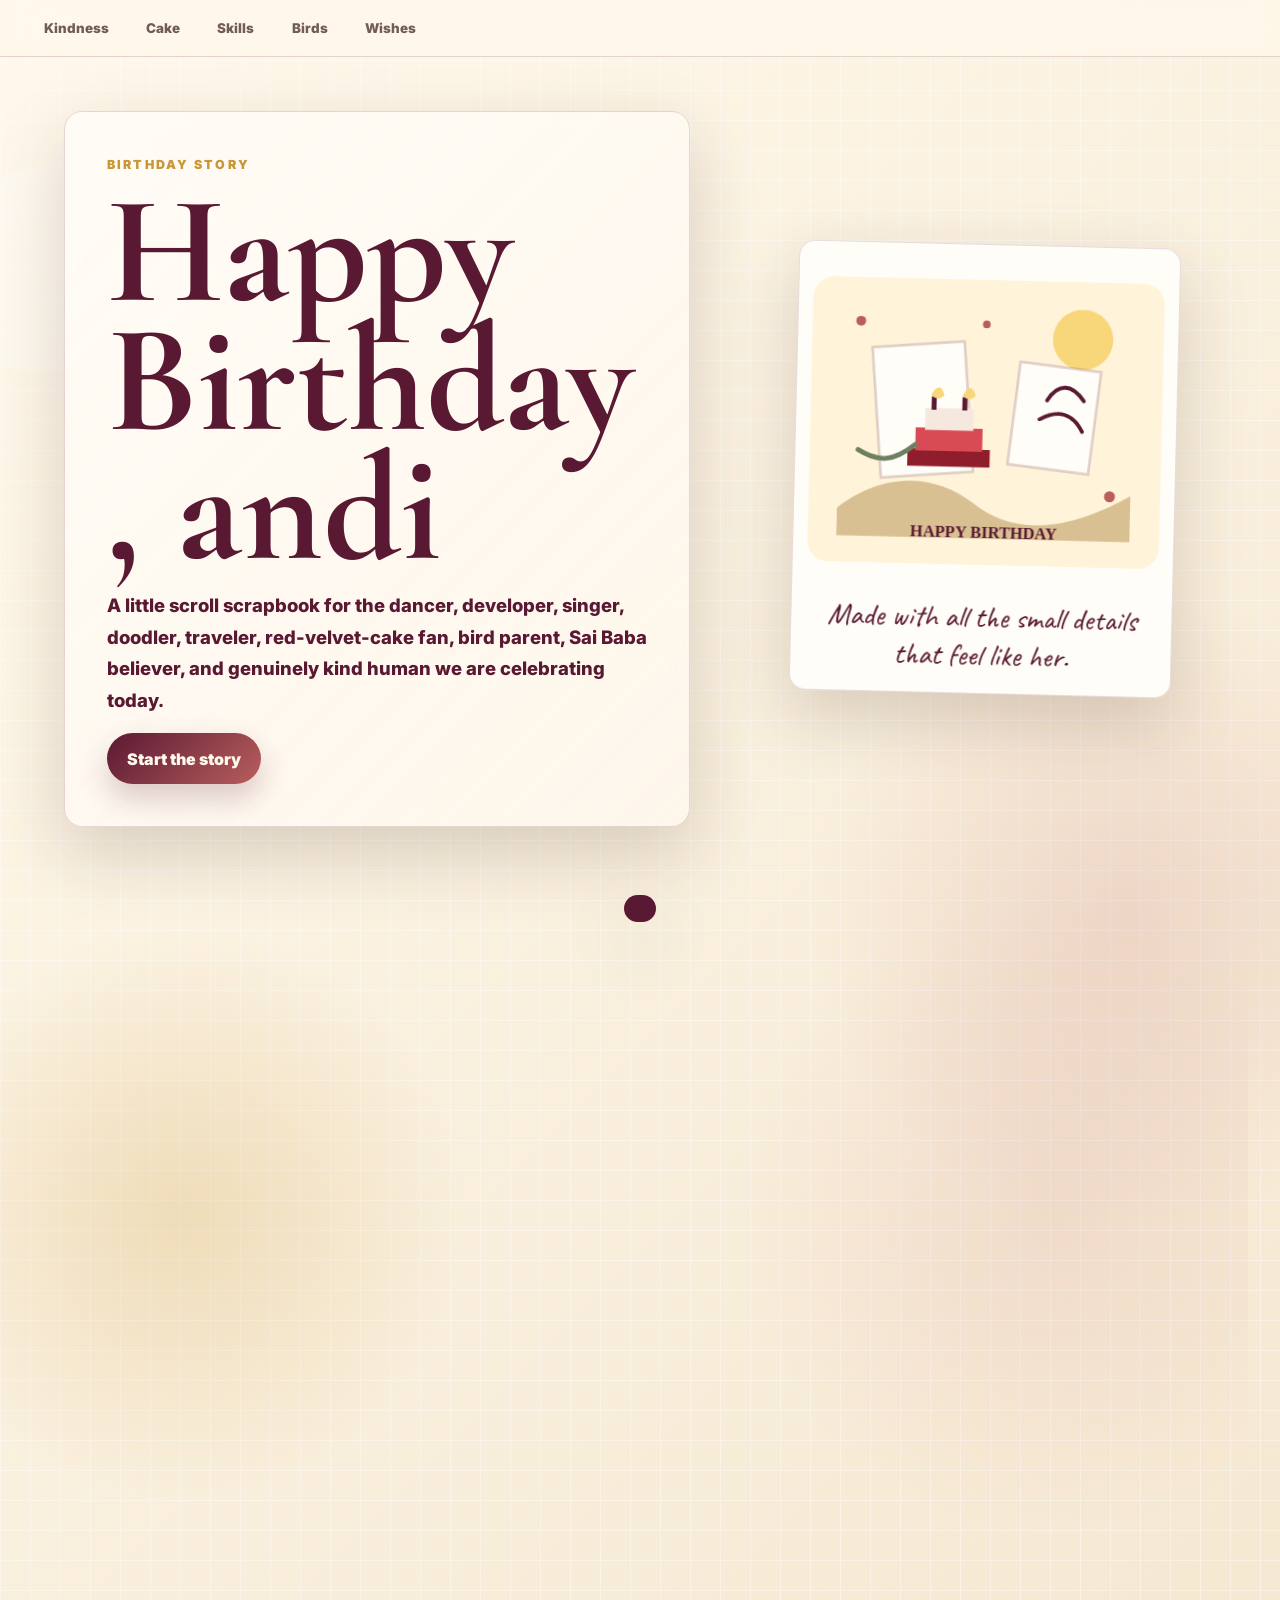
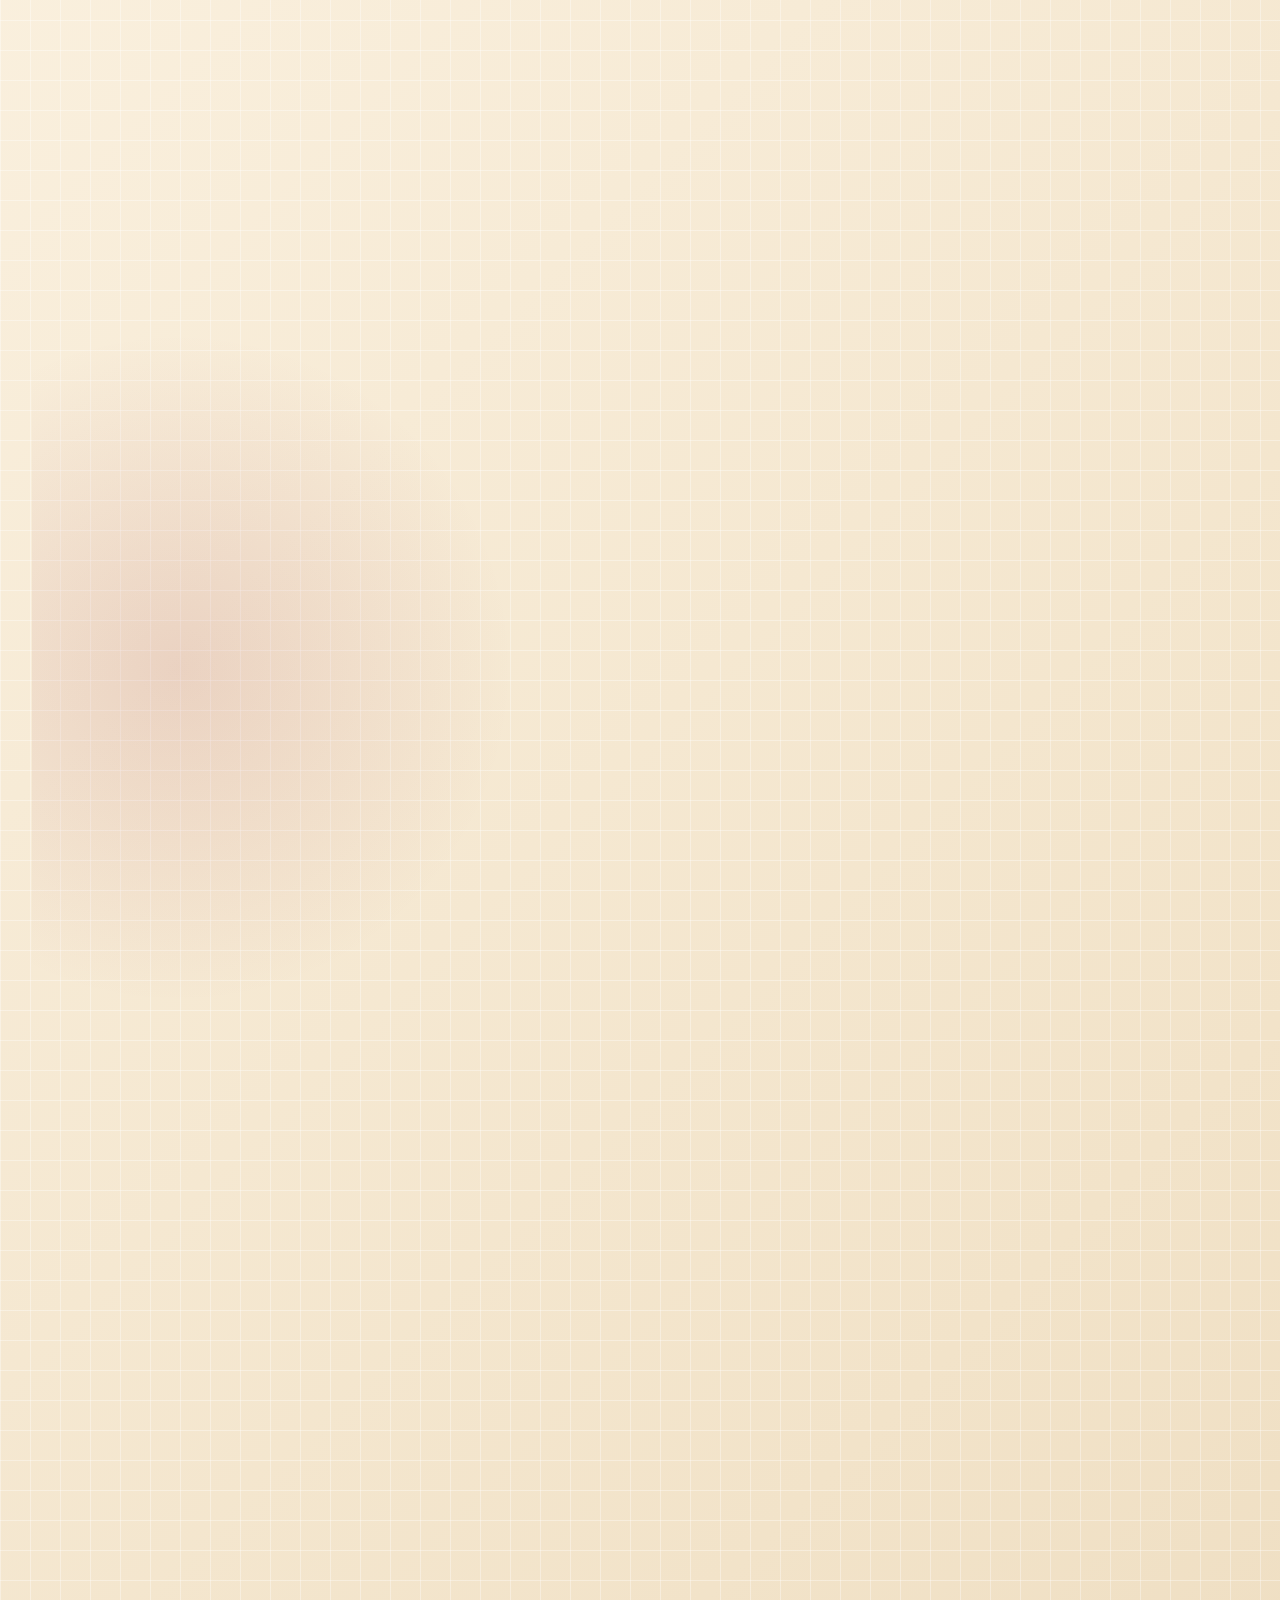
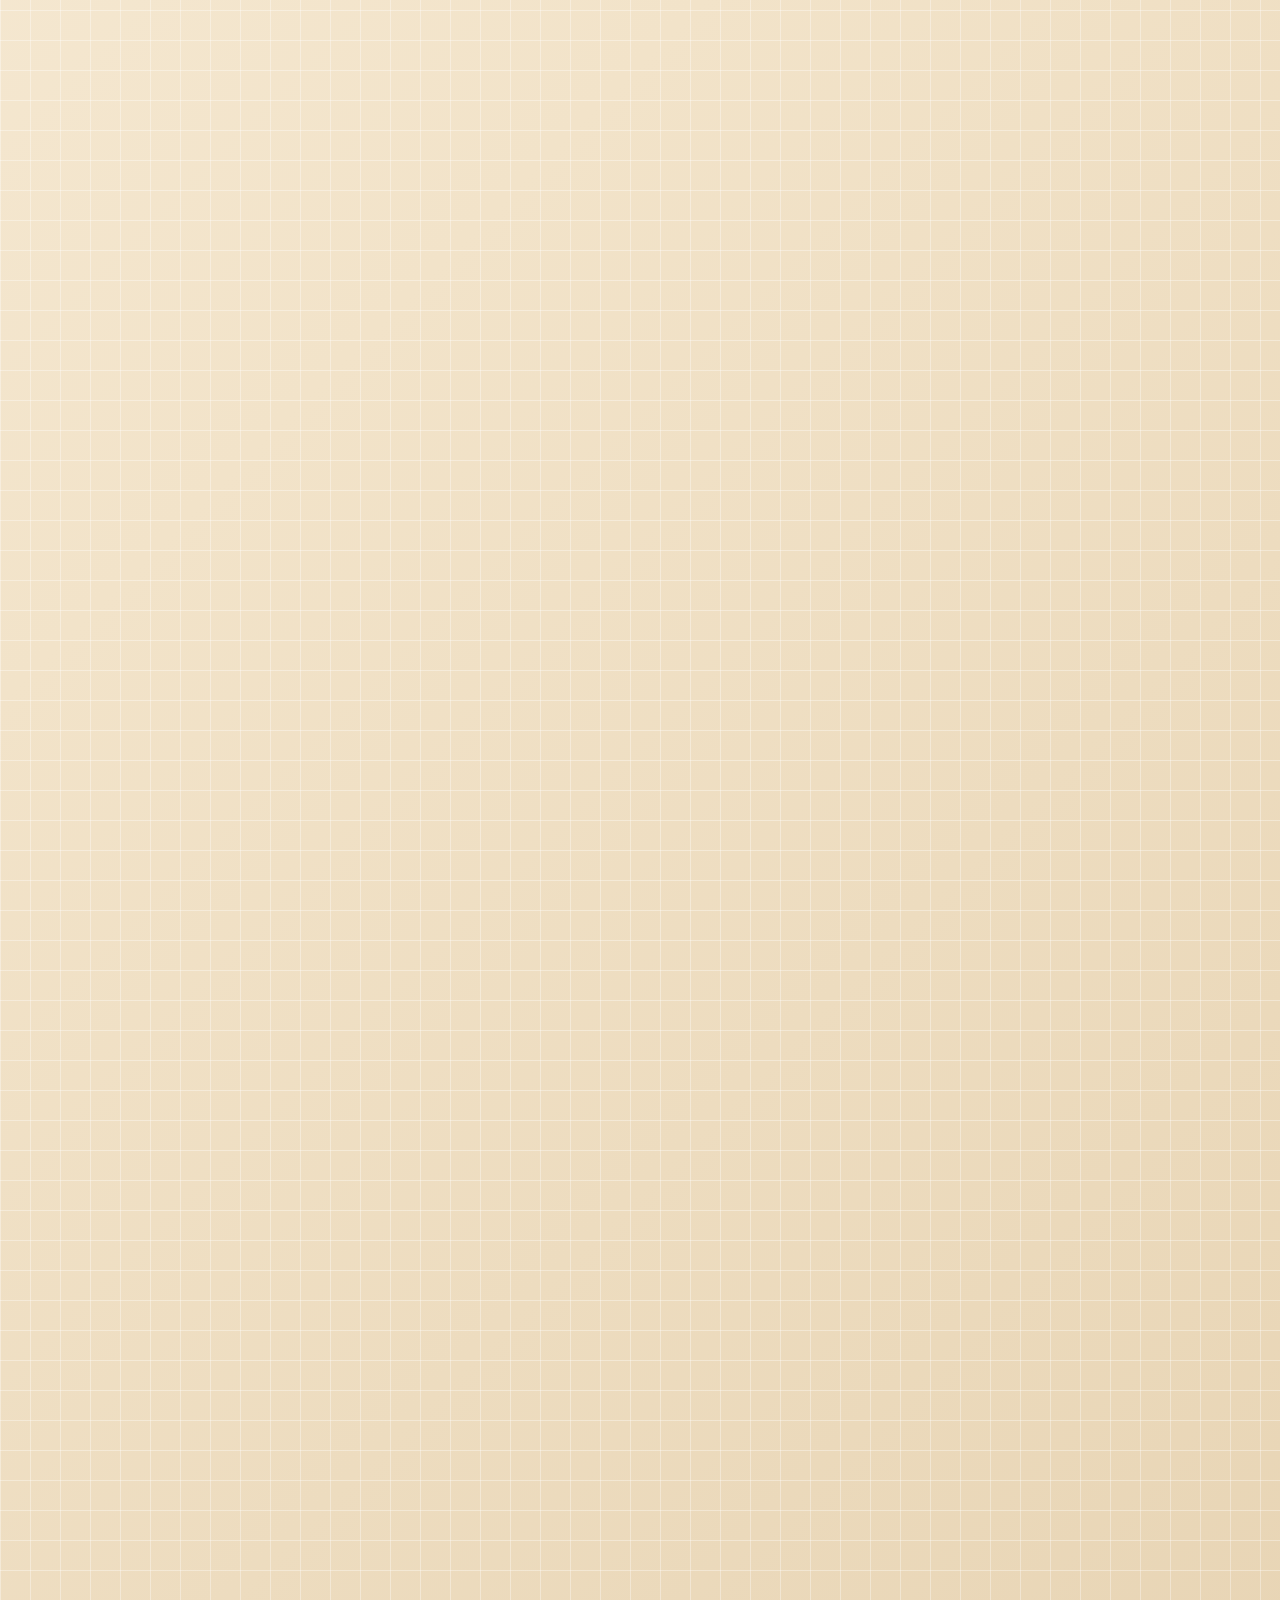
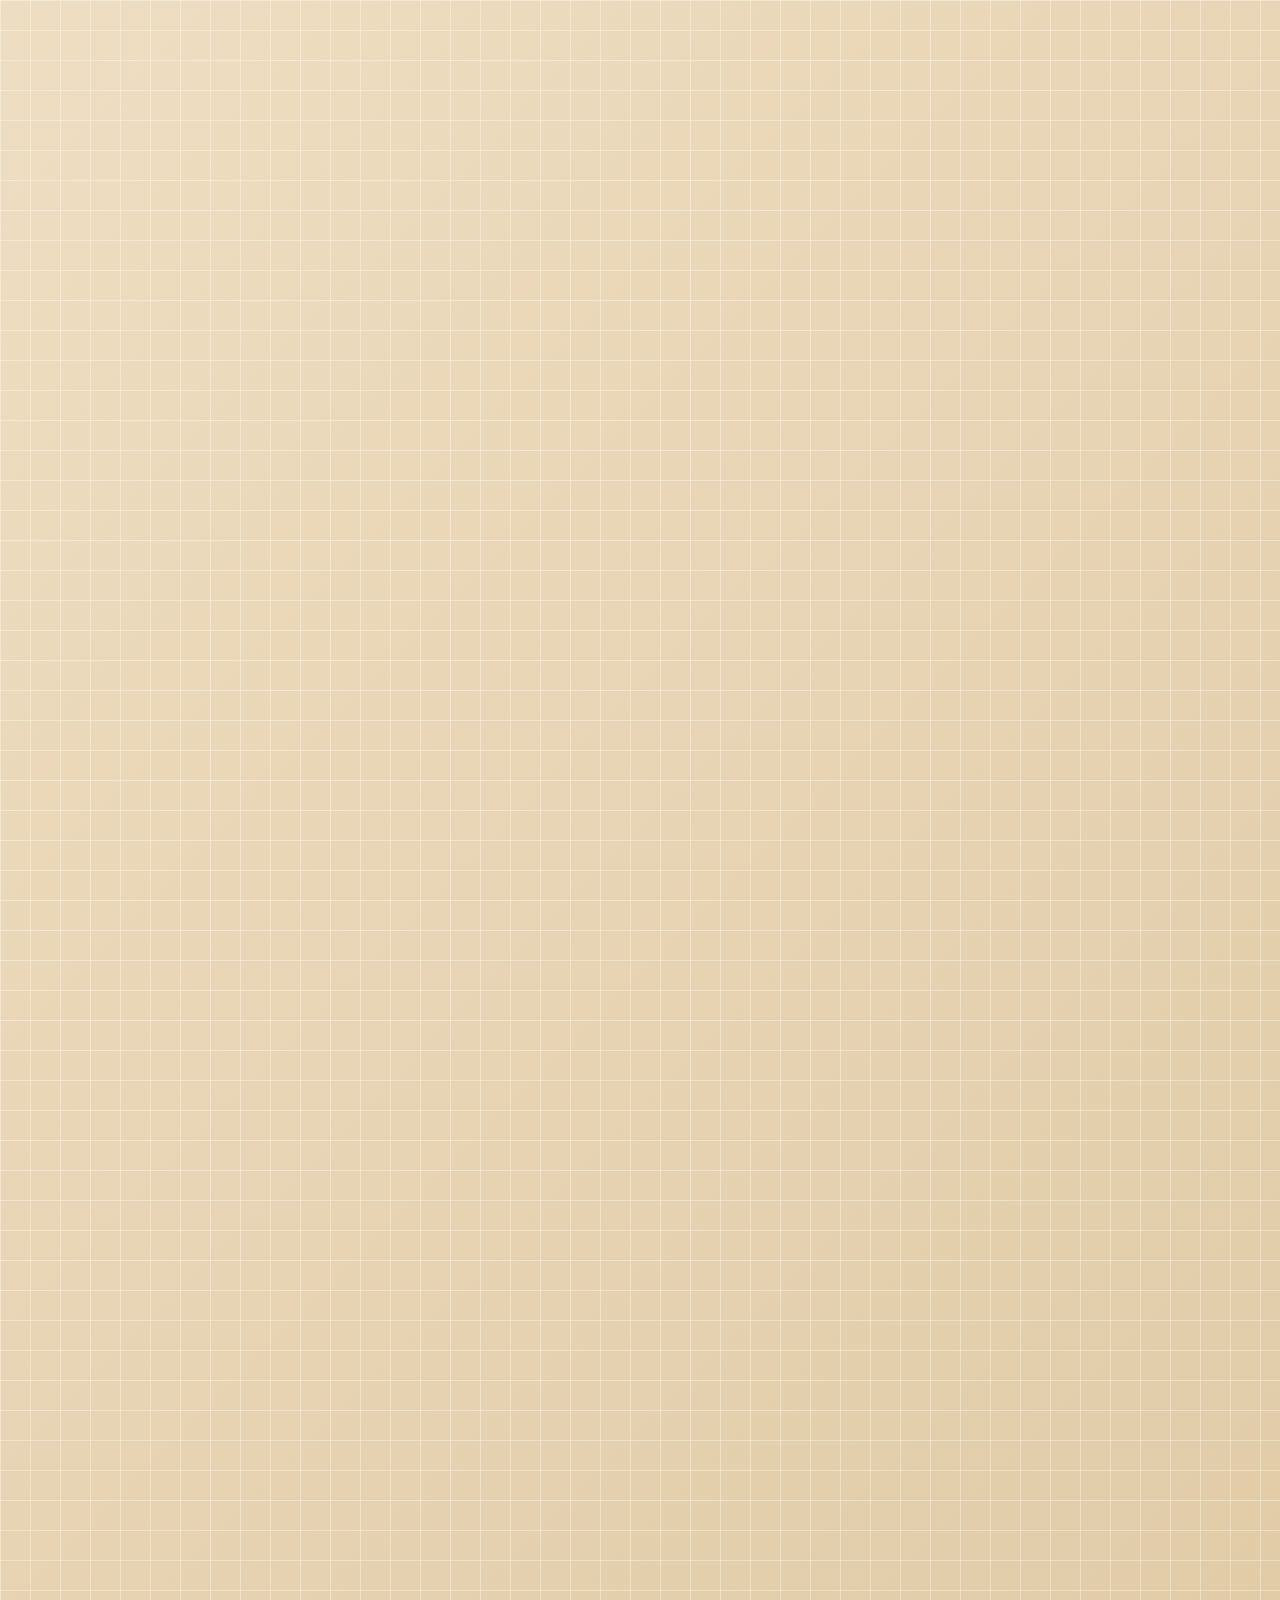
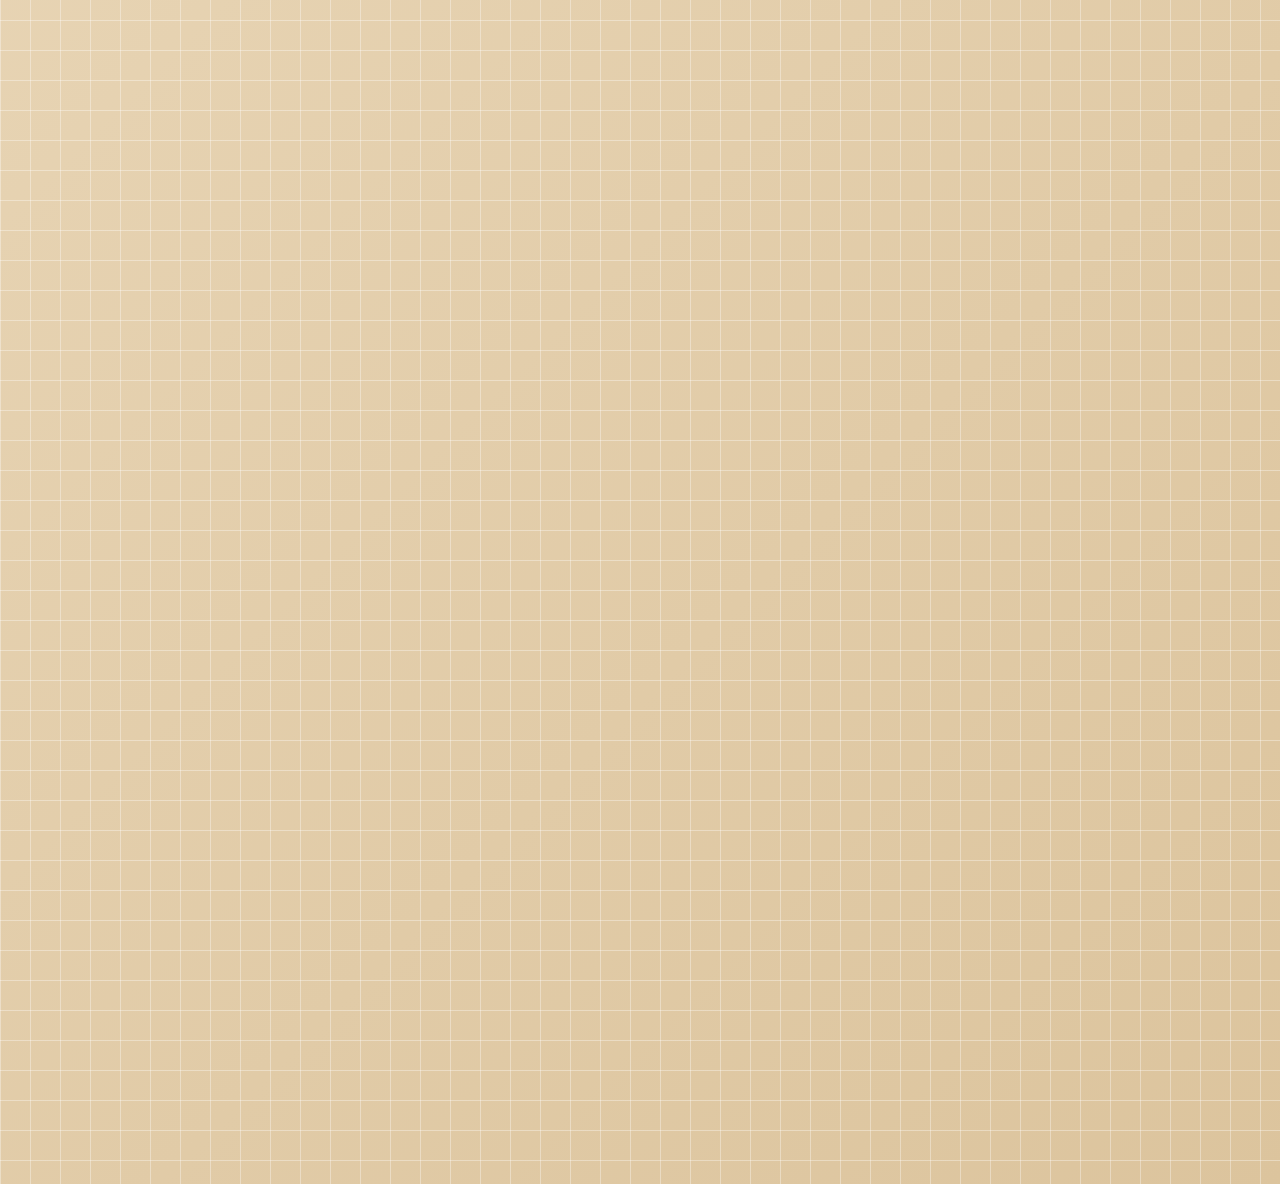
<file: index.html>
<!DOCTYPE html>
<html lang="en">
<head>
  <meta charset="UTF-8">
  <meta name="viewport" content="width=device-width, initial-scale=1.0">
  <meta http-equiv="refresh" content="0; url=birthday-andi/index.html">
  <title>Happy Birthday Andi</title>
  <style>
    body {
      min-height: 100vh;
      margin: 0;
      display: grid;
      place-items: center;
      color: #fff;
      background: #070817;
      font-family: system-ui, sans-serif;
    }
    a { color: #ffe28a; font-weight: 800; }
  </style>
</head>
<body>
  <p>Opening <a href="birthday-andi/index.html">Happy Birthday Andi</a>...</p>
</body>
</html>
</file>
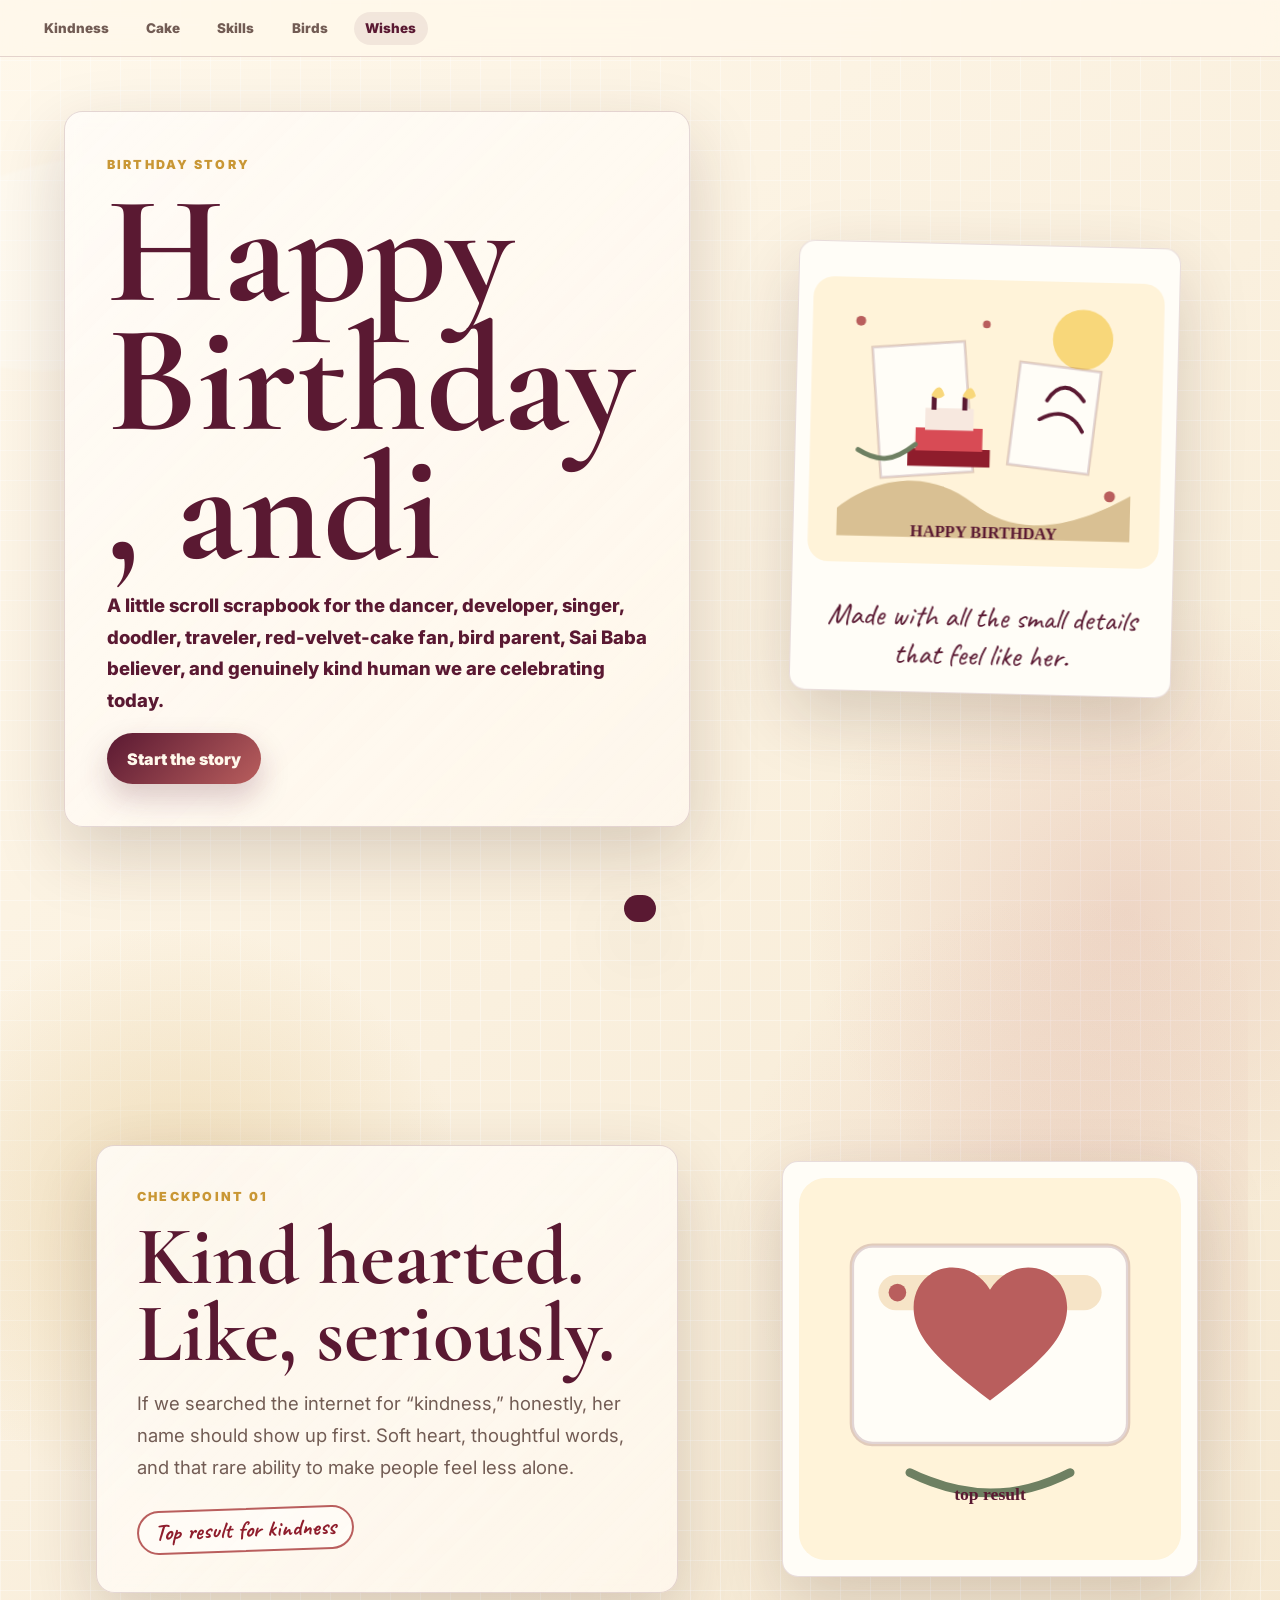
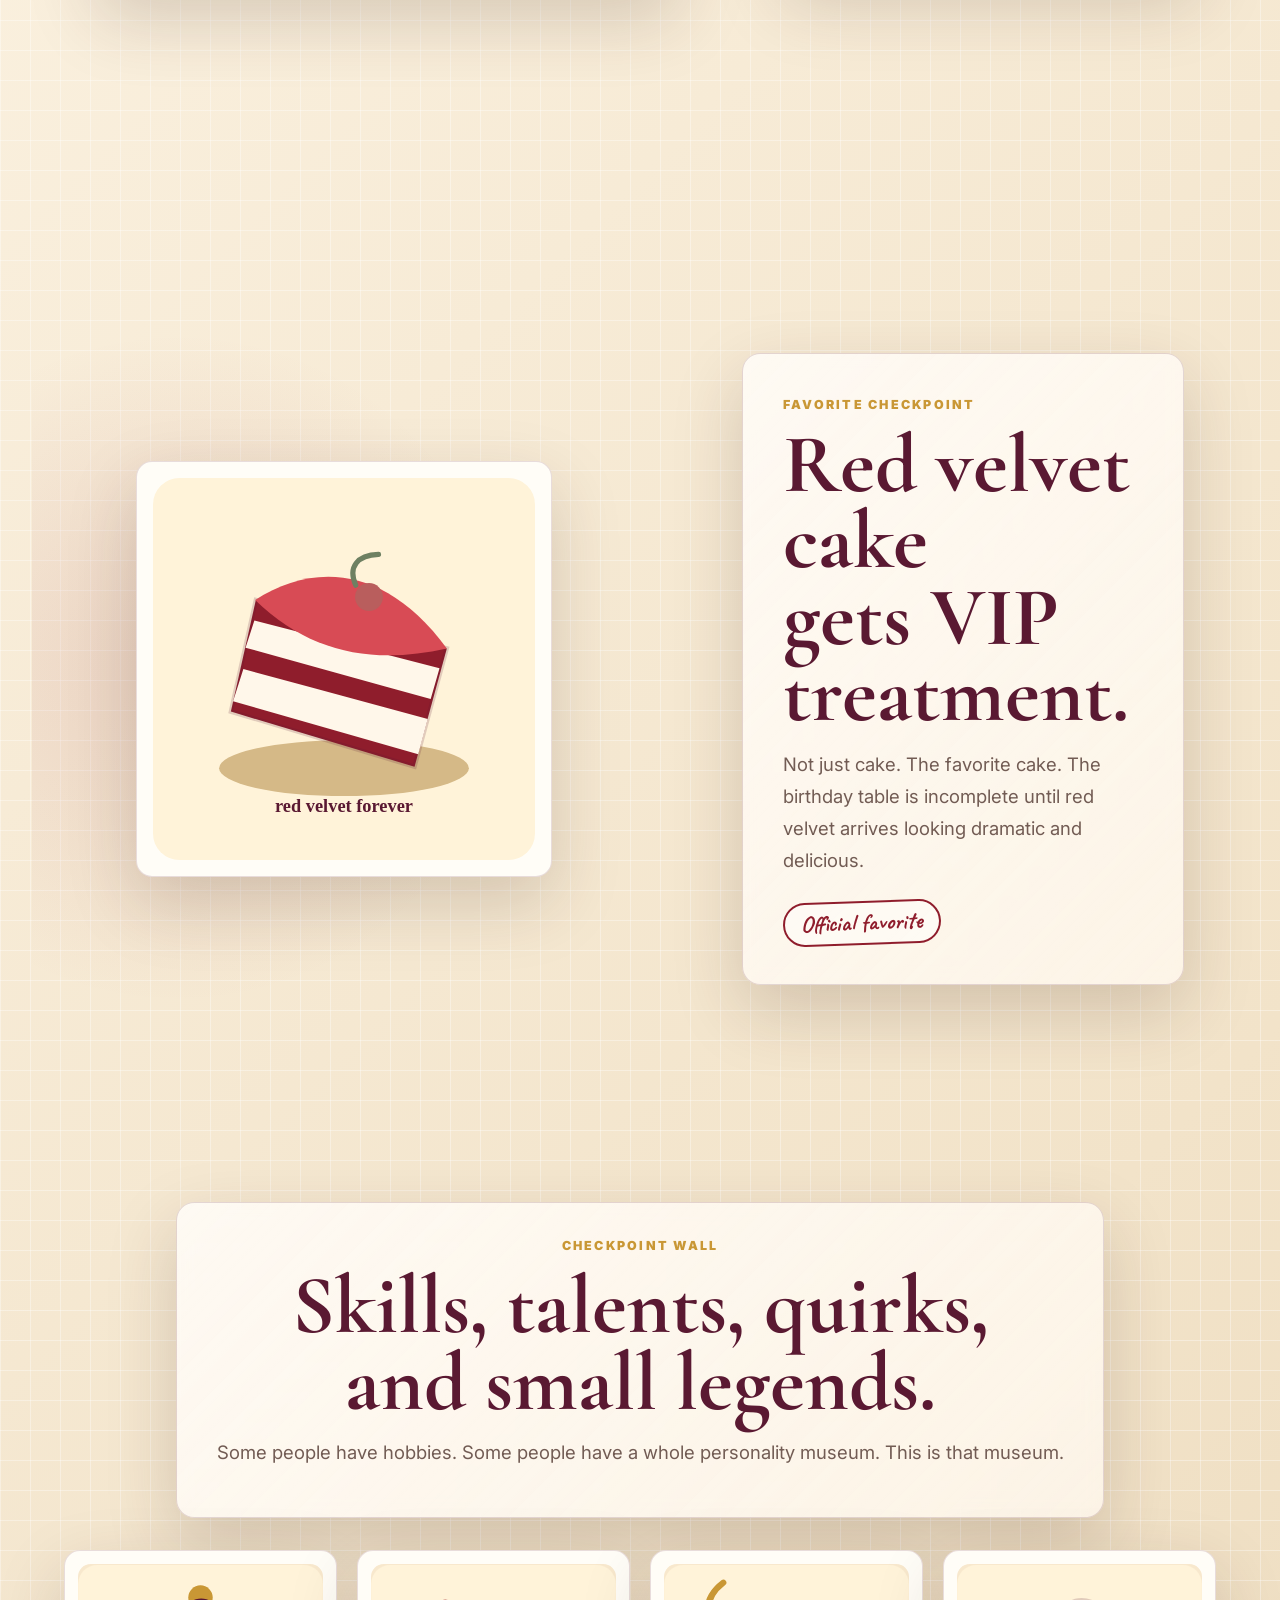
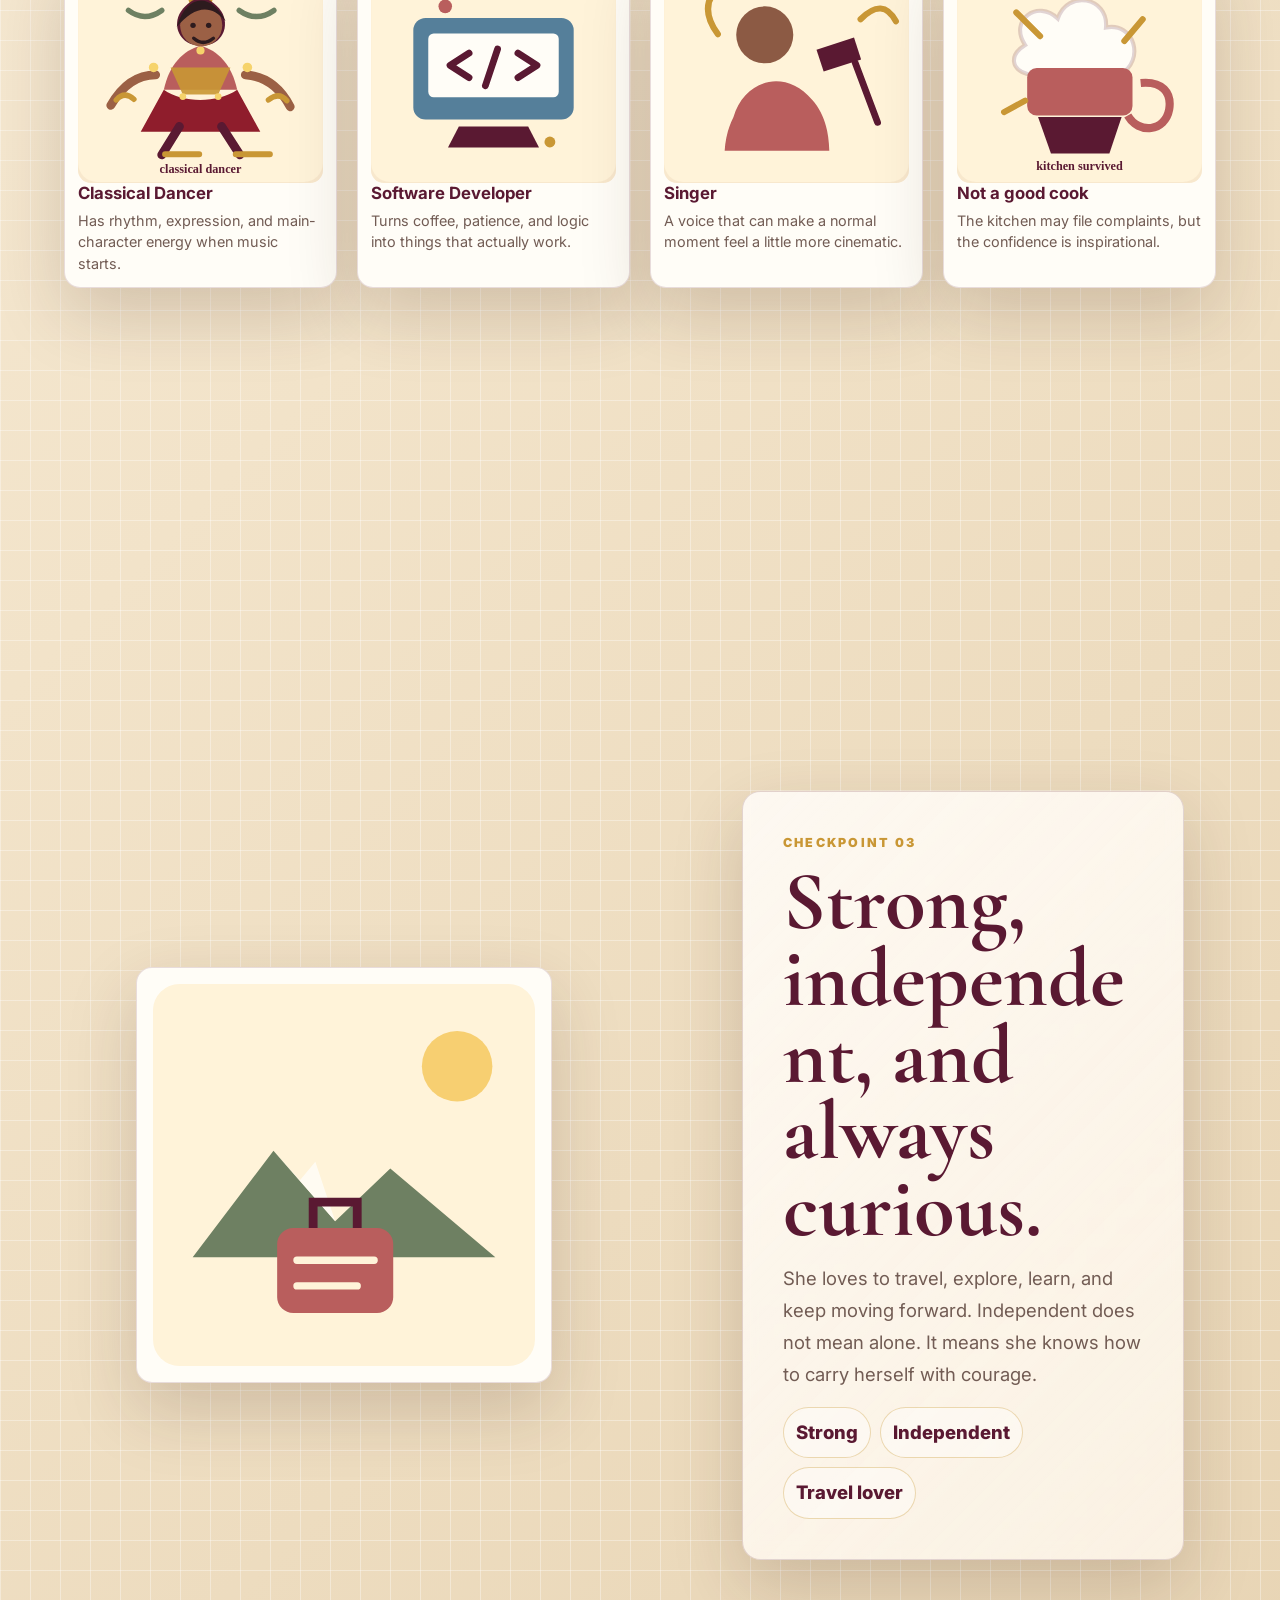
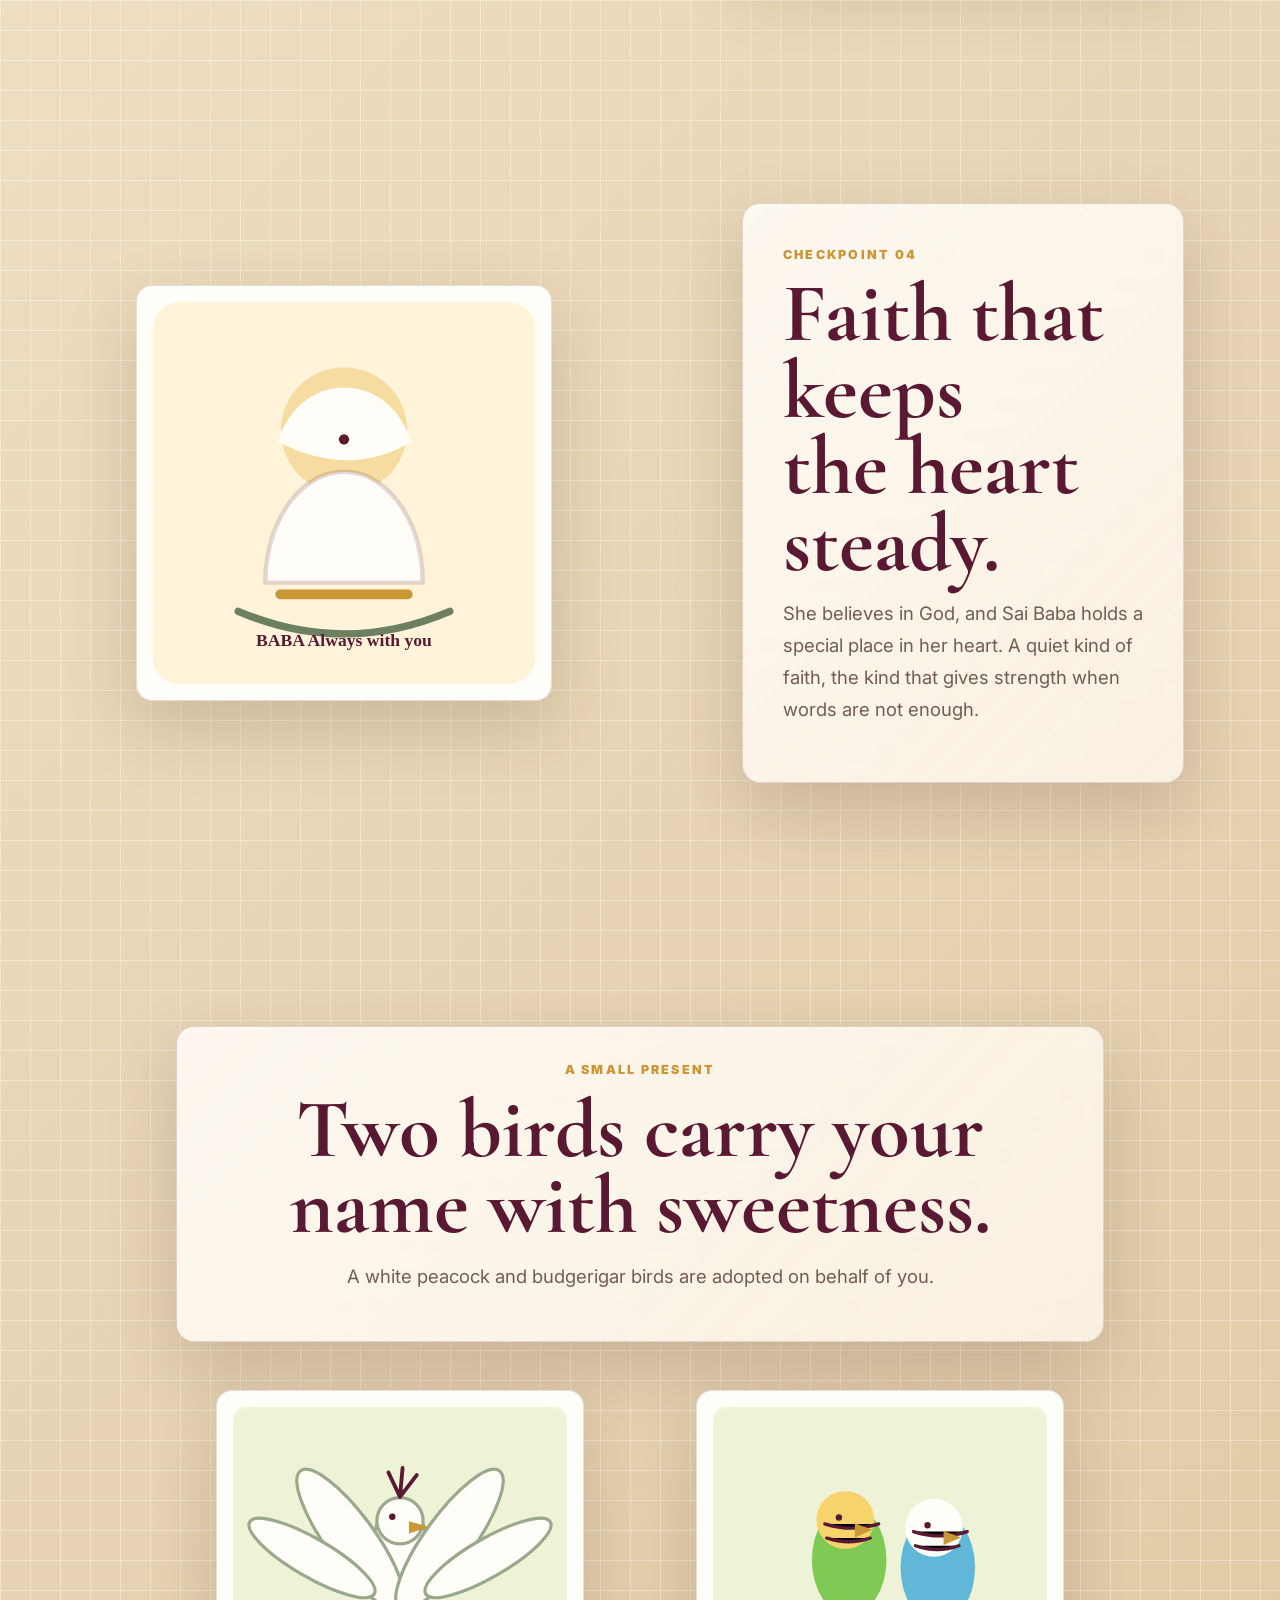
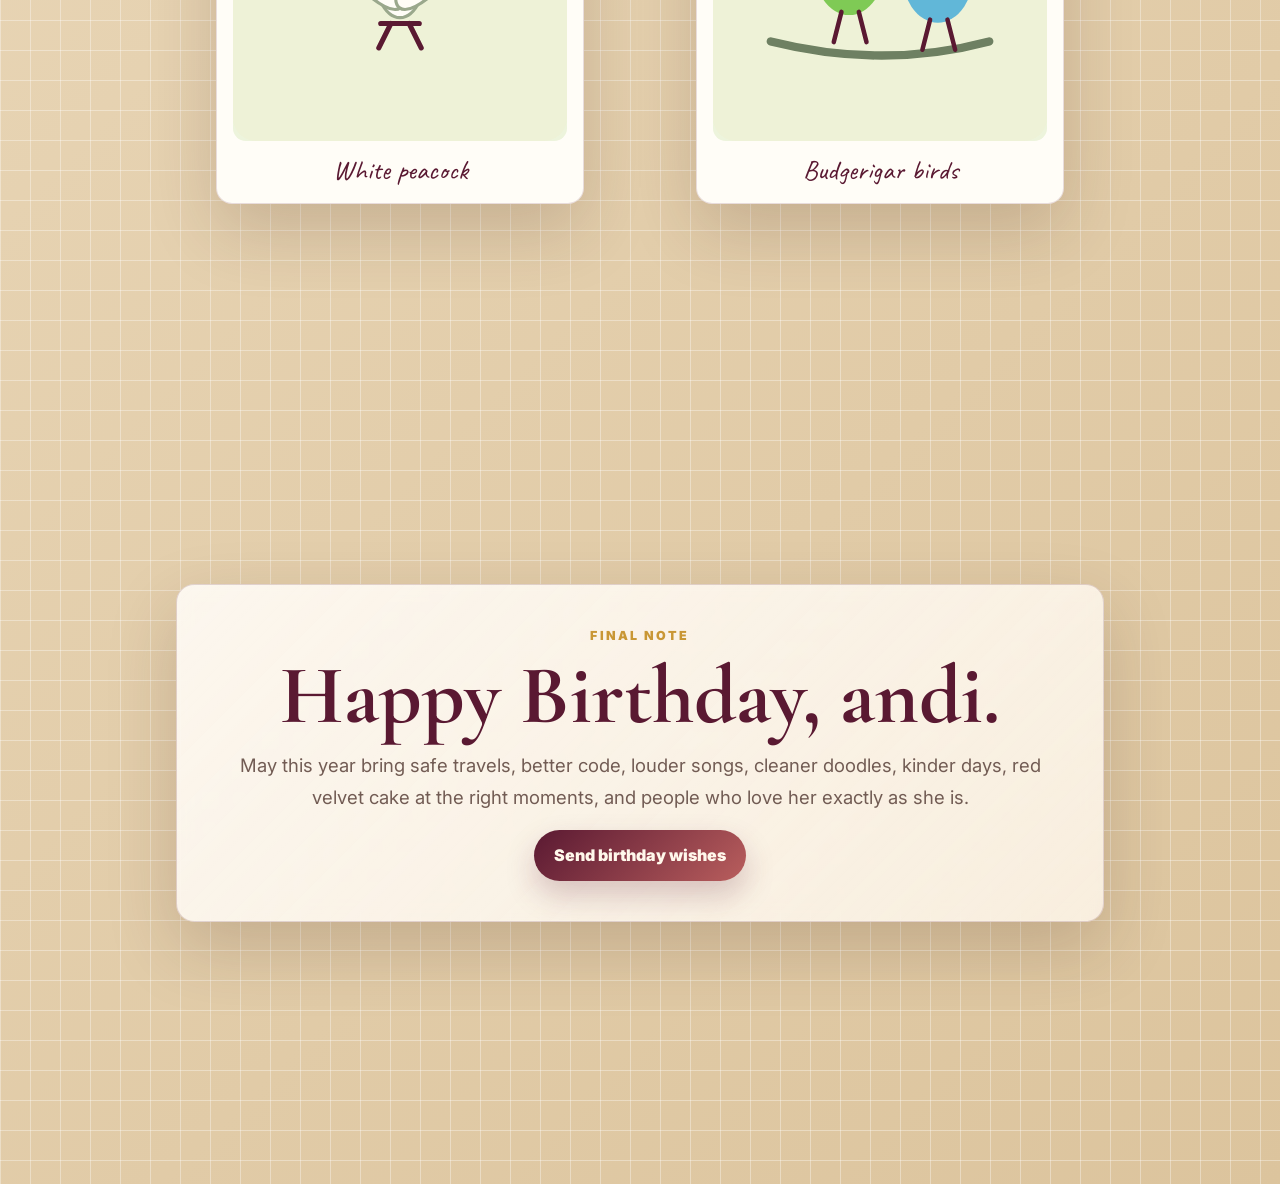
<file: birthday-andi/index.html>
<!DOCTYPE html>
<html lang="en">
<head>
  <meta charset="UTF-8">
  <meta name="viewport" content="width=device-width, initial-scale=1.0">
  <meta name="description" content="Happy Birthday Andi - a nostalgic birthday scrapbook.">
  <title>Happy Birthday Andi</title>
  <link rel="preconnect" href="https://fonts.googleapis.com">
  <link rel="preconnect" href="https://fonts.gstatic.com" crossorigin>
  <link href="https://fonts.googleapis.com/css2?family=Caveat:wght@600;700&family=Cormorant+Garamond:wght@600;700&family=Inter:wght@400;500;700;800&display=swap" rel="stylesheet">
  <link rel="stylesheet" href="css/styles.css">
  <link rel="stylesheet" href="css/animations.css">
  <link rel="stylesheet" href="css/responsive.css">
</head>
<body>
  <a class="skip-link" href="#main">Skip to birthday story</a>

  <header class="topbar" aria-label="Birthday controls">
    <!-- <a class="brand-mark" href="#hero" aria-label="Back to top">N</a> -->
    <nav class="stop-nav" aria-label="Birthday checkpoints">
      <a href="#kindness">Kindness</a>
      <a href="#cake">Cake</a>
      <a href="#skills">Skills</a>
      <a href="#birds">Birds</a>
      <a href="#blessing">Wishes</a>
    </nav>
    <!-- <button id="audio-toggle" class="audio-button" type="button" aria-pressed="false">
      <span id="audio-label">Play Music</span>
    </button> -->
  </header>

  <main id="main">
    <section id="hero" class="scrap-stop hero-stop">
      <div class="paper-cloud one" aria-hidden="true"></div>
      <div class="paper-cloud two" aria-hidden="true" style="display: none;"></div>
      <div class="hero-grid reveal">
        <div class="hero-copy">
          <p class="eyebrow">Birthday story</p>
          <h1>Happy Birthday, andi</h1>
          <!-- <p class="note-line">Here, “Andi” is used with Telugu warmth and respect, not as a name. This page is for the person behind that sweet way of calling.</p> -->
          <p class="note-line">A little scroll scrapbook for the dancer, developer, singer, doodler, traveler, red-velvet-cake fan, bird parent, Sai Baba believer, and genuinely kind human we are celebrating today.</p>
          <a class="primary-action" href="#kindness">Start the story</a>
        </div>
        <figure class="hero-art polaroid">
          <img src="assets/images/cartoon-birthday-scrapbook.svg" alt="Cartoon birthday scrapbook with cake, stars, and flowers">
          <figcaption>Made with all the small details that feel like her.</figcaption>
        </figure>
      </div>
    </section>

    <section id="kindness" class="scrap-stop highlight-stop kindness-stop">
      <article class="checkpoint-card big-card reveal">
        <p class="eyebrow">Checkpoint 01</p>
        <h2>Kind hearted. Like, seriously.</h2>
        <p>If we searched the internet for “kindness,” honestly, her name should show up first. Soft heart, thoughtful words, and that rare ability to make people feel less alone.</p>
        <p class="stamp">Top result for kindness</p>
      </article>
      <figure class="sticker-art reveal">
        <img src="assets/images/cartoon-kindness.svg" alt="Cartoon heart with flowers and search result for kindness">
      </figure>
    </section>

    <section id="cake" class="scrap-stop highlight-stop cake-stop">
      <figure class="sticker-art reveal">
        <img src="assets/images/cartoon-red-velvet.svg" alt="Cartoon red velvet cake slice with cream layers">
      </figure>
      <article class="checkpoint-card big-card reveal">
        <p class="eyebrow">Favorite checkpoint</p>
        <h2>Red velvet cake gets VIP treatment.</h2>
        <p>Not just cake. The favorite cake. The birthday table is incomplete until red velvet arrives looking dramatic and delicious.</p>
        <p class="stamp cake-stamp">Official favorite</p>
      </article>
    </section>

    <section id="skills" class="scrap-stop gallery-stop">
      <div class="section-intro reveal">
        <p class="eyebrow">Checkpoint wall</p>
        <h2>Skills, talents, quirks, and small legends.</h2>
        <p>Some people have hobbies. Some people have a whole personality museum. This is that museum.</p>
      </div>
      <div class="talent-grid">
        <article class="talent-card reveal">
          <img src="assets/images/cartoon-dancer.svg" alt="Cartoon classical dancer">
          <h3>Classical Dancer</h3>
          <p>Has rhythm, expression, and main-character energy when music starts.</p>
        </article>
        <article class="talent-card reveal">
          <img src="assets/images/cartoon-developer.svg" alt="Cartoon software developer">
          <h3>Software Developer</h3>
          <p>Turns coffee, patience, and logic into things that actually work.</p>
        </article>
        <article class="talent-card reveal">
          <img src="assets/images/cartoon-singer.svg" alt="Cartoon singer with microphone">
          <h3>Singer</h3>
          <p>A voice that can make a normal moment feel a little more cinematic.</p>
        </article>
        <article class="talent-card reveal">
          <img src="assets/images/cartoon-cook.svg" alt="Cartoon messy cooking scene">
          <h3>Not a good cook</h3>
          <p>The kitchen may file complaints, but the confidence is inspirational.</p>
        </article>
        <article class="talent-card reveal">
          <img src="assets/images/cartoon-rides.svg" alt="Cartoon bike and car">
          <h3>Bike and car rider</h3>
          <p>Knows how to ride a bike and drive a car. Freedom: unlocked.</p>
        </article>
        <article class="talent-card reveal">
          <img src="assets/images/cartoon-doodles.svg" alt="Cartoon doodle drawings">
          <h3>Doodle drawings</h3>
          <p>Little lines, tiny ideas, and random sketches with actual charm.</p>
        </article>
        <article class="talent-card reveal">
          <img src="assets/images/cartoon-communicator.svg" alt="Cartoon communicator with glasses">
          <h3>Good communicator</h3>
          <p>Can explain, listen, and somehow make people feel understood.</p>
        </article>
        <article class="talent-card reveal">
          <img src="assets/images/cartoon-specs.svg" alt="Cartoon person with spectacles">
          <h3>Specs and a little sight</h3>
          <p>Proof that even vision issues can become part of the aesthetic.</p>
        </article>
      </div>
    </section>

    <section id="spirit" class="scrap-stop split-stop">
      <figure class="sticker-art reveal">
        <img src="assets/images/cartoon-travel.svg" alt="Cartoon suitcase, map, and mountains">
      </figure>
      <article class="checkpoint-card reveal">
        <p class="eyebrow">Checkpoint 03</p>
        <h2>Strong, independent, and always curious.</h2>
        <p>She loves to travel, explore, learn, and keep moving forward. Independent does not mean alone. It means she knows how to carry herself with courage.</p>
        <p class="tag-row"><span>Strong</span><span>Independent</span><span>Travel lover</span></p>
      </article>
    </section>

    <section id="faith" class="scrap-stop split-stop reverse">
      <figure class="sticker-art reveal">
        <img src="assets/images/cartoon-sai-baba.svg" alt="Cartoon peaceful shrine inspired by Sai Baba devotion">
      </figure>
      <article class="checkpoint-card reveal">
        <p class="eyebrow">Checkpoint 04</p>
        <h2>Faith that keeps the heart steady.</h2>
        <p>She believes in God, and Sai Baba holds a special place in her heart. A quiet kind of faith, the kind that gives strength when words are not enough.</p>
      </article>
    </section>

    <section id="birds" class="scrap-stop birds-stop">
      <div class="section-intro reveal">
        <p class="eyebrow">A small present</p>
        <h2>Two birds carry your name with sweetness.</h2>
        <p>A white peacock and budgerigar birds are adopted on behalf of you.</p>
      </div>
      <div class="bird-gallery">
        <figure class="bird-card reveal">
          <img src="assets/images/cartoon-white-peacock.svg" alt="Cartoon white peacock">
          <figcaption>White peacock</figcaption>
        </figure>
        <figure class="bird-card reveal">
          <img src="assets/images/cartoon-budgerigars.svg" alt="Cartoon budgerigar birds">
          <figcaption>Budgerigar birds</figcaption>
        </figure>
      </div>
    </section>

    <section id="blessing" class="scrap-stop finale-stop">
      <article class="final-card reveal">
        <p class="eyebrow">Final note</p>
        <h2>Happy Birthday, andi.</h2>
        <p>May this year bring safe travels, better code, louder songs, cleaner doodles, kinder days, red velvet cake at the right moments, and people who love her exactly as she is.</p>
        <button id="celebrate-button" class="primary-action" type="button">Send birthday wishes</button>
      </article>
    </section>
  </main>

  <div id="toast" class="toast" role="status" aria-live="polite"></div>

  <script src="js/main.js"></script>
</body>
</html>
</file>
<file: birthday-andi/css/styles.css>
:root {
  --paper: #fff8eb;
  --paper-deep: #ead7b7;
  --ink: #2d1b1e;
  --muted: #725c54;
  --wine: #5a1932;
  --rose: #b95e5d;
  --red: #8f1d2c;
  --gold: #c99735;
  --sage: #6e8062;
  --blue: #557f9a;
  --line: rgba(90, 25, 50, 0.16);
  --shadow: 0 26px 70px rgba(63, 34, 24, 0.18);
}

* { box-sizing: border-box; }

html {
  min-height: 100%;
  scroll-behavior: smooth;
  scroll-snap-type: y proximity;
  scroll-padding-top: 4.4rem;
  background: var(--paper);
}

body {
  margin: 0;
  min-height: 100vh;
  overflow-x: hidden;
  color: var(--ink);
  font-family: Inter, system-ui, sans-serif;
  overflow-wrap: break-word;
  background:
    radial-gradient(circle at 14% 16%, rgba(201, 151, 53, 0.23), transparent 18rem),
    radial-gradient(circle at 88% 12%, rgba(185, 94, 93, 0.16), transparent 20rem),
    linear-gradient(rgba(255,255,255,0.35) 1px, transparent 1px),
    linear-gradient(90deg, rgba(255,255,255,0.35) 1px, transparent 1px),
    linear-gradient(135deg, var(--paper) 0%, #f2e3c9 44%, #dcc49d 100%);
  background-size: auto, auto, 30px 30px, 30px 30px, auto;
}

body::after {
  content: "";
  position: fixed;
  inset: 0;
  z-index: -1;
  pointer-events: none;
  opacity: 0.2;
  background-image:
    radial-gradient(circle, rgba(90, 25, 50, 0.11) 1px, transparent 1px),
    radial-gradient(circle, rgba(201, 151, 53, 0.13) 1px, transparent 1px);
  background-size: 24px 24px, 38px 38px;
}

button, a { font: inherit; }
a { color: inherit; text-decoration: none; }
button { cursor: pointer; }
img { display: block; max-width: 100%; }

.skip-link {
  position: fixed;
  z-index: 50;
  top: 0.75rem;
  left: 0.75rem;
  transform: translateY(-150%);
  padding: 0.7rem 1rem;
  border-radius: 999px;
  color: var(--paper);
  background: var(--wine);
  font-weight: 800;
}

.skip-link:focus { transform: translateY(0); }

.topbar {
  position: fixed;
  z-index: 20;
  top: 0;
  left: 0;
  right: 0;
  display: grid;
  grid-template-columns: auto 1fr auto;
  align-items: center;
  gap: 0.75rem;
  padding: calc(0.72rem + env(safe-area-inset-top, 0px)) clamp(0.8rem, 3vw, 2rem) 0.72rem;
  border-bottom: 1px solid var(--line);
  background: rgba(255, 248, 235, 0.82);
  backdrop-filter: blur(14px);
}

.brand-mark {
  display: grid;
  place-items: center;
  width: 3rem;
  height: 3rem;
  border: 1px solid rgba(201, 151, 53, 0.55);
  border-radius: 50%;
  color: var(--paper);
  background: linear-gradient(135deg, var(--wine), var(--rose));
  font: 900 1rem Inter, sans-serif;
}

.stop-nav {
  display: flex;
  justify-content: center;
  gap: clamp(0.25rem, 1.5vw, 0.9rem);
  min-width: 0;
  overflow-x: auto;
  scrollbar-width: none;
}

.stop-nav::-webkit-scrollbar {
  display: none;
}

.stop-nav a {
  flex: 0 0 auto;
  padding: 0.54rem 0.72rem;
  border-radius: 999px;
  color: var(--muted);
  font-size: 0.84rem;
  font-weight: 850;
}

.stop-nav a:hover,
.stop-nav a:focus-visible,
.stop-nav a.is-active {
  color: var(--wine);
  background: rgba(90, 25, 50, 0.08);
}

.audio-button,
.primary-action {
  border: 0;
  border-radius: 999px;
  font-weight: 900;
}

.audio-button {
  min-height: 2.7rem;
  padding: 0 0.9rem;
  color: var(--paper);
  background: var(--wine);
}

.primary-action {
  display: inline-flex;
  align-items: center;
  justify-content: center;
  min-height: 3.2rem;
  padding: 0 1.25rem;
  color: var(--paper);
  background: linear-gradient(135deg, var(--wine), var(--rose));
  box-shadow: 0 14px 30px rgba(90, 25, 50, 0.22);
  text-align: center;
}

.scrap-stop {
  position: relative;
  min-height: 100svh;
  display: grid;
  align-items: center;
  padding: clamp(5.5rem, 8vw, 7rem) clamp(1rem, 5vw, 5.5rem) clamp(2.2rem, 5vw, 4rem);
  scroll-snap-align: start;
  scroll-snap-stop: always;
  overflow: visible;
}

.scrap-stop > * {
  min-width: 0;
}

.hero-stop,
.gallery-stop,
.birds-stop,
.finale-stop {
  place-items: center;
}

.hero-grid {
  position: relative;
  z-index: 2;
  display: grid;
  grid-template-columns: minmax(0, 1.15fr) minmax(17rem, 0.85fr);
  align-items: center;
  gap: clamp(1.5rem, 5vw, 5rem);
  width: min(100%, 74rem);
  margin-inline: auto;
}

.hero-grid > *,
.highlight-stop > *,
.split-stop > *,
.talent-grid > *,
.bird-gallery > * {
  min-width: 0;
}

.hero-copy,
.checkpoint-card,
.final-card,
.section-intro {
  border: 1px solid var(--line);
  border-radius: 1.15rem;
  background:
    linear-gradient(135deg, rgba(255,255,255,0.5), rgba(255,255,255,0.12)),
    rgba(255, 248, 235, 0.76);
  box-shadow: var(--shadow);
  backdrop-filter: blur(8px);
  -webkit-backdrop-filter: blur(8px);
}

.hero-copy {
  padding: clamp(1.1rem, 4vw, 2.6rem);
}

.polaroid,
.sticker-art,
.bird-card,
.talent-card {
  position: relative;
  border: 1px solid rgba(90, 25, 50, 0.14);
  border-radius: 1rem;
  background: #fffdf7;
  box-shadow: var(--shadow);
}

.polaroid {
  padding: 0.9rem 0.9rem 1.2rem;
  transform: rotate(1.4deg);
}

.polaroid img {
  width: 100%;
  aspect-ratio: 1.08;
  object-fit: contain;
  border-radius: 0.7rem;
}

.polaroid figcaption {
  margin-top: 0.8rem;
  color: var(--wine);
  font-family: Caveat, cursive;
  font-size: clamp(1.35rem, 2.4vw, 1.9rem);
  text-align: center;
}

.eyebrow {
  margin: 0 0 0.7rem;
  color: var(--gold);
  font-size: 0.78rem;
  font-weight: 900;
  letter-spacing: 0.18em;
  text-transform: uppercase;
}

h1,
h2 {
  margin: 0 0 1rem;
  color: var(--wine);
  font-family: "Cormorant Garamond", Georgia, serif;
  text-wrap: balance;
  overflow-wrap: anywhere;
}

h1 {
  font-size: clamp(3.7rem, 12vw, 10rem);
  line-height: 0.84;
}

h2 {
  font-size: clamp(2.25rem, 6.5vw, 5.9rem);
  line-height: 0.92;
}

h3 {
  margin: 0 0 0.45rem;
  color: var(--wine);
  font-size: 1.05rem;
}

p {
  margin: 0 0 1rem;
  color: var(--muted);
  font-size: clamp(1rem, 1.55vw, 1.16rem);
  line-height: 1.72;
}

.note-line {
  color: var(--wine);
  font-weight: 800;
}

.highlight-stop,
.split-stop {
  grid-template-columns: minmax(0, 1fr) minmax(17rem, 0.76fr);
  gap: clamp(1.4rem, 5vw, 5rem);
  width: min(100%, 76rem);
  margin-inline: auto;
}

.split-stop.reverse .sticker-art,
.cake-stop .sticker-art {
  order: -1;
}

.big-card,
.checkpoint-card,
.final-card {
  position: relative;
  z-index: 2;
  padding: clamp(1.15rem, 4vw, 2.5rem);
}

.checkpoint-card {
  max-width: 44rem;
}

.big-card {
  max-width: 52rem;
}

.sticker-art {
  z-index: 2;
  width: min(100%, 26rem);
  padding: 1rem;
  transform: rotate(-1.2deg);
}

.sticker-art img {
  width: 100%;
  aspect-ratio: 1;
  object-fit: contain;
}

.stamp {
  display: inline-flex;
  align-items: center;
  min-height: 2.6rem;
  margin: 0.5rem 0 0;
  padding: 0 1rem;
  border: 2px solid var(--rose);
  border-radius: 999px;
  color: var(--red);
  background: rgba(255, 255, 255, 0.42);
  font-family: Caveat, cursive;
  font-size: 1.45rem;
  font-weight: 700;
  transform: rotate(-2deg);
}

.cake-stamp {
  border-color: var(--red);
  color: var(--red);
}

.kindness-stop {
  background: radial-gradient(circle at 84% 35%, rgba(185, 94, 93, 0.12), transparent 20rem);
}

.cake-stop {
  background: radial-gradient(circle at 12% 52%, rgba(143, 29, 44, 0.12), transparent 21rem);
}

.section-intro {
  width: min(100%, 58rem);
  margin: 0 auto clamp(1.25rem, 3vw, 2rem);
  padding: clamp(1rem, 3vw, 2rem);
  text-align: center;
}

.talent-grid {
  display: grid;
  grid-template-columns: repeat(4, minmax(10rem, 1fr));
  gap: clamp(0.75rem, 2vw, 1.25rem);
  width: min(100%, 76rem);
}

.talent-card {
  padding: 0.8rem;
  cursor: pointer;
}

.talent-card img {
  width: 100%;
  aspect-ratio: 1.12;
  object-fit: contain;
  border-radius: 0.8rem;
  background: #f8e8cd;
}

.talent-card p {
  margin: 0;
  font-size: 0.9rem;
  line-height: 1.48;
}

.tag-row {
  display: flex;
  flex-wrap: wrap;
  gap: 0.55rem;
  margin: 1rem 0 0;
}

.tag-row span {
  padding: 0.55rem 0.75rem;
  border: 1px solid rgba(201, 151, 53, 0.35);
  border-radius: 999px;
  color: var(--wine);
  background: rgba(255, 255, 255, 0.4);
  font-weight: 800;
}

.bird-gallery {
  display: grid;
  grid-template-columns: repeat(2, minmax(15rem, 28rem));
  justify-content: center;
  gap: clamp(1rem, 4vw, 2rem);
  width: min(100%, 64rem);
}

.bird-card {
  padding: 1rem;
  transform: rotate(var(--tilt, -1deg));
}

.bird-card:nth-child(2) { --tilt: 1.2deg; }

.bird-card img {
  width: 100%;
  border-radius: 0.8rem;
  background: #edf4dc;
}

.bird-card figcaption {
  margin-top: 0.75rem;
  color: var(--wine);
  font-family: Caveat, cursive;
  font-size: 1.7rem;
  text-align: center;
}

.final-card {
  width: min(100%, 58rem);
  text-align: center;
}

.paper-cloud {
  position: absolute;
  width: 20rem;
  height: 13rem;
  border-radius: 47% 53% 43% 57%;
  background: rgba(255, 255, 255, 0.22);
  filter: blur(1px);
}

.paper-cloud.one { top: 18%; left: -6rem; transform: rotate(-14deg); }
.paper-cloud.two { right: -7rem; bottom: 14%; transform: rotate(10deg); }

.toast {
  position: fixed;
  z-index: 30;
  left: 50%;
  bottom: 1rem;
  max-width: min(32rem, calc(100vw - 2rem));
  padding: 0.85rem 1rem;
  border-radius: 999px;
  color: var(--paper);
  background: var(--wine);
  box-shadow: var(--shadow);
  transform: translate(-50%, 140%);
  transition: transform 220ms ease;
  font-weight: 800;
  text-align: center;
}

.toast.is-visible {
  transform: translate(-50%, 0);
}

.petal {
  position: fixed;
  z-index: 28;
  width: 0.65rem;
  height: 0.95rem;
  border-radius: 70% 30% 70% 30%;
  pointer-events: none;
  background: linear-gradient(135deg, #f6dca1, #a65d58);
  box-shadow: 0 6px 14px rgba(75, 24, 48, 0.18);
  animation: petalFloat 900ms ease-out forwards;
}

.reveal {
  opacity: 0;
  transform: translateY(1rem);
}

.reveal.is-visible {
  opacity: 1;
  transform: translateY(0);
  transition: opacity 520ms ease, transform 520ms ease;
}
</file>
<file: birthday-andi/css/animations.css>
@media (prefers-reduced-motion: no-preference) {
  .nature-card img {
    transition: transform 700ms ease, filter 700ms ease;
  }

  .nature-card:hover img,
  .talent-card:hover img,
  .bird-card:hover img,
  .sticker-art:hover img,
  .polaroid:hover img {
    transform: scale(1.025);
    filter: sepia(0.1) saturate(0.92) contrast(1);
  }

  .talent-card,
  .bird-card,
  .checkpoint-card,
  .final-card {
    transition: transform 220ms ease, box-shadow 220ms ease;
  }

  .talent-card:hover,
  .bird-card:hover,
  .checkpoint-card:hover,
  .final-card:hover {
    transform: translateY(-4px) rotate(-0.2deg);
    box-shadow: 0 30px 76px rgba(63, 34, 24, 0.22);
  }

  @keyframes petalFloat {
    to {
      opacity: 0;
      transform: translate(var(--x), var(--y)) rotate(var(--r));
    }
  }
}
</file>
<file: birthday-andi/css/responsive.css>
@media (min-width: 1400px) {
  .scrap-stop {
    padding-inline: clamp(5rem, 8vw, 9rem);
  }

  .hero-grid,
  .highlight-stop,
  .split-stop,
  .talent-grid {
    max-width: 86rem;
  }

  .sticker-art {
    width: min(100%, 30rem);
  }
}

@media (max-width: 1180px) {
  .hero-grid,
  .highlight-stop,
  .split-stop {
    grid-template-columns: minmax(0, 1fr) minmax(14rem, 0.74fr);
  }

  .talent-grid {
    grid-template-columns: repeat(3, minmax(0, 1fr));
  }
}

@media (max-width: 960px) {
  .hero-grid,
  .highlight-stop,
  .split-stop {
    gap: 1.4rem;
  }

  .talent-grid {
    grid-template-columns: repeat(2, minmax(0, 1fr));
  }

  h1 {
    font-size: clamp(3.5rem, 11vw, 7rem);
  }

  h2 {
    font-size: clamp(2.2rem, 6.8vw, 4.8rem);
  }
}

@media (max-width: 820px) {
  html {
    scroll-padding-top: 0;
    scroll-padding-bottom: 6.7rem;
    scroll-snap-type: none;
  }

  body {
    background:
      radial-gradient(circle at 10% 4%, rgba(201, 151, 53, 0.24), transparent 15rem),
      radial-gradient(circle at 92% 24%, rgba(185, 94, 93, 0.17), transparent 16rem),
      linear-gradient(rgba(255,255,255,0.42) 1px, transparent 1px),
      linear-gradient(90deg, rgba(255,255,255,0.42) 1px, transparent 1px),
      linear-gradient(180deg, #fff8eb 0%, #f4e2c4 100%);
    background-size: auto, auto, 22px 22px, 22px 22px, auto;
  }

  .topbar {
    top: auto;
    bottom: 0.7rem;
    left: 0.7rem;
    right: 0.7rem;
    grid-template-columns: minmax(0, 1fr);
    gap: 0.45rem;
    padding: 0.5rem;
    border: 1px solid rgba(90, 25, 50, 0.14);
    border-radius: 1.25rem;
    background: rgba(255, 248, 235, 0.9);
    box-shadow: 0 16px 48px rgba(63, 34, 24, 0.18);
  }

  .brand-mark {
    width: 2.7rem;
    height: 2.7rem;
    font-size: 0.88rem;
  }

  .stop-nav {
    justify-content: flex-start;
    gap: 0.35rem;
    padding: 0.15rem;
    border-radius: 999px;
    background: rgba(90, 25, 50, 0.055);
  }

  .stop-nav a {
    padding: 0.55rem 0.68rem;
    font-size: 0.78rem;
    line-height: 1;
  }

  .audio-button {
    min-width: 5.75rem;
    min-height: 2.7rem;
    padding: 0 0.65rem;
    font-size: 0.78rem;
  }

  .scrap-stop {
    min-height: auto;
    display: block;
    padding: 0.85rem 0.7rem 6.4rem;
    scroll-snap-align: none;
  }

  .scrap-stop:first-of-type {
    padding-top: 1.1rem;
  }

  .hero-grid,
  .highlight-stop,
  .split-stop,
  .bird-gallery {
    display: grid;
    grid-template-columns: 1fr;
    gap: 0.75rem;
    width: 100%;
  }

  .hero-grid {
    align-items: start;
  }

  .cake-stop .sticker-art,
  .split-stop.reverse .sticker-art {
    order: 0;
  }

  .hero-copy,
  .checkpoint-card,
  .big-card,
  .final-card,
  .section-intro {
    padding: clamp(1rem, 4.5vw, 1.35rem);
    border-radius: 1rem;
    box-shadow: 0 14px 36px rgba(63, 34, 24, 0.14);
    background:
      linear-gradient(135deg, rgba(255,255,255,0.62), rgba(255,255,255,0.18)),
      rgba(255, 248, 235, 0.88);
  }

  .hero-copy {
    margin-top: 0.2rem;
  }

  .polaroid,
  .sticker-art,
  .bird-card,
  .talent-card {
    border-radius: 0.85rem;
    box-shadow: 0 14px 36px rgba(63, 34, 24, 0.14);
  }

  .polaroid {
    width: min(100%, 21.5rem);
    justify-self: center;
    margin-inline: auto;
    padding: 0.28rem 0.28rem 0.55rem;
    transform: rotate(0.6deg);
  }

  .polaroid img {
    border-radius: 0.62rem;
  }

  .polaroid figcaption {
    margin-top: 0.5rem;
    font-size: 1.32rem;
    line-height: 1.05;
  }

  .sticker-art {
    width: min(100%, 19.5rem);
    justify-self: center;
    margin: 0 auto;
    padding: 0.28rem;
    transform: rotate(-0.6deg);
  }

  .sticker-art img {
    border-radius: 0.62rem;
  }

  .section-intro {
    width: 100%;
    margin-bottom: 0.85rem;
    text-align: left;
  }

  h1 {
    font-size: clamp(3rem, 15.5vw, 5.2rem);
    line-height: 0.92;
  }

  h2 {
    font-size: clamp(2rem, 9.8vw, 3.55rem);
    line-height: 1;
  }

  h3 {
    font-size: 1rem;
  }

  p {
    font-size: 0.98rem;
    line-height: 1.58;
  }

  .eyebrow {
    font-size: 0.72rem;
    letter-spacing: 0.14em;
  }

  .stamp {
    max-width: 100%;
    min-height: 2.3rem;
    padding: 0.25rem 0.85rem;
    font-size: 1.23rem;
    line-height: 1;
    white-space: normal;
  }

  .tag-row {
    gap: 0.45rem;
  }

  .tag-row span {
    padding: 0.5rem 0.65rem;
    font-size: 0.86rem;
  }

  .paper-cloud {
    width: 11rem;
    height: 7rem;
    opacity: 0.72;
  }

  .paper-cloud.one {
    top: 4rem;
    left: -5rem;
  }

  .paper-cloud.two {
    right: -5rem;
    bottom: 10rem;
  }

  .toast {
    bottom: 6.2rem;
    border-radius: 1rem;
  }
}

@media (max-width: 640px) {
  .talent-grid {
    display: flex;
    width: calc(100vw - 1.8rem);
    margin-inline: -0.02rem;
    gap: 0.8rem;
    overflow-x: auto;
    overscroll-behavior-inline: contain;
    scroll-snap-type: x mandatory;
    scrollbar-width: none;
    padding: 0.15rem 0.15rem 0.85rem;
  }

  .talent-grid::-webkit-scrollbar {
    display: none;
  }

  .talent-card {
    flex: 0 0 min(82vw, 21rem);
    display: grid;
    grid-template-columns: 6.9rem minmax(0, 1fr);
    grid-template-rows: auto 1fr;
    gap: 0.72rem;
    align-items: center;
    min-height: 8.4rem;
    padding: 0.48rem;
    scroll-snap-align: center;
  }

  .talent-card img {
    grid-row: 1 / span 2;
    aspect-ratio: 1;
    border-radius: 0.62rem;
  }

  .talent-card h3 {
    align-self: end;
    margin-bottom: 0.24rem;
  }

  .talent-card p {
    align-self: start;
    font-size: 0.86rem;
    line-height: 1.45;
  }

  .bird-gallery {
    width: min(100%, 25rem);
    margin-inline: auto;
    gap: 0.85rem;
  }

  .bird-card {
    padding: 0.28rem 0.28rem 0.55rem;
  }

  .bird-card img {
    border-radius: 0.62rem;
  }

  .bird-card figcaption {
    margin-top: 0.5rem;
    font-size: 1.42rem;
  }
}

@media (max-width: 430px) {
  .topbar {
    left: 0.5rem;
    right: 0.5rem;
    bottom: 0.5rem;
    grid-template-columns: auto minmax(0, 1fr) auto;
  }

  .brand-mark {
    width: 2.45rem;
    height: 2.45rem;
  }

  .stop-nav a {
    padding: 0.5rem 0.58rem;
    font-size: 0.75rem;
  }

  .audio-button {
    min-width: 5.4rem;
    min-height: 2.45rem;
    font-size: 0.74rem;
  }

  .scrap-stop {
    padding-inline: 0.55rem;
    padding-bottom: 6.2rem;
  }

  h1 {
    font-size: clamp(2.82rem, 15vw, 4.25rem);
  }

  h2 {
    font-size: clamp(1.88rem, 9vw, 3rem);
  }

  p {
    font-size: 0.94rem;
  }

  .primary-action {
    width: 100%;
    min-height: 3rem;
  }

  .polaroid {
    width: min(100%, 19.25rem);
  }

  .sticker-art {
    width: min(100%, 18rem);
  }

  .talent-grid {
    width: calc(100vw - 1.1rem);
  }

  .talent-card {
    flex-basis: min(86vw, 19.5rem);
    grid-template-columns: 6rem minmax(0, 1fr);
    grid-template-rows: auto 1fr;
    min-height: 7.7rem;
  }
}

@media (max-width: 360px) {
  .topbar {
    gap: 0.35rem;
    padding: 0.42rem;
  }

  .brand-mark {
    width: 2.25rem;
    height: 2.25rem;
    font-size: 0.78rem;
  }

  .stop-nav a {
    padding: 0.48rem 0.52rem;
    font-size: 0.72rem;
  }

  .audio-button {
    min-width: 4.95rem;
    padding-inline: 0.48rem;
  }

  h1 {
    font-size: 2.55rem;
  }

  h2 {
    font-size: 1.75rem;
  }

  .talent-card {
    grid-template-columns: 5.4rem minmax(0, 1fr);
    grid-template-rows: auto 1fr;
    gap: 0.55rem;
  }
}

@media (min-width: 641px) and (max-width: 820px) {
  .talent-grid {
    grid-template-columns: repeat(2, minmax(0, 1fr));
    width: 100%;
  }

  .talent-card {
    padding: 0.48rem;
  }

  .talent-card img {
    aspect-ratio: 1.08;
  }

  .bird-gallery {
    grid-template-columns: repeat(2, minmax(0, 1fr));
    width: 100%;
  }

  .bird-card {
    padding: 0.38rem 0.38rem 0.65rem;
  }
}

@media (max-height: 680px) and (min-width: 821px) {
  .scrap-stop {
    min-height: auto;
    padding-top: 5.4rem;
    padding-bottom: 2rem;
  }

  h1 {
    font-size: clamp(3.6rem, 9vw, 7rem);
  }

  h2 {
    font-size: clamp(2.2rem, 5vw, 4.5rem);
  }

  .talent-grid {
    grid-template-columns: repeat(4, minmax(0, 1fr));
  }
}

@media (prefers-reduced-motion: reduce) {
  html {
    scroll-behavior: auto;
    scroll-snap-type: none;
  }

  *, *::before, *::after {
    animation-duration: 0.01ms !important;
    animation-iteration-count: 1 !important;
    transition-duration: 0.01ms !important;
  }
}
</file>
